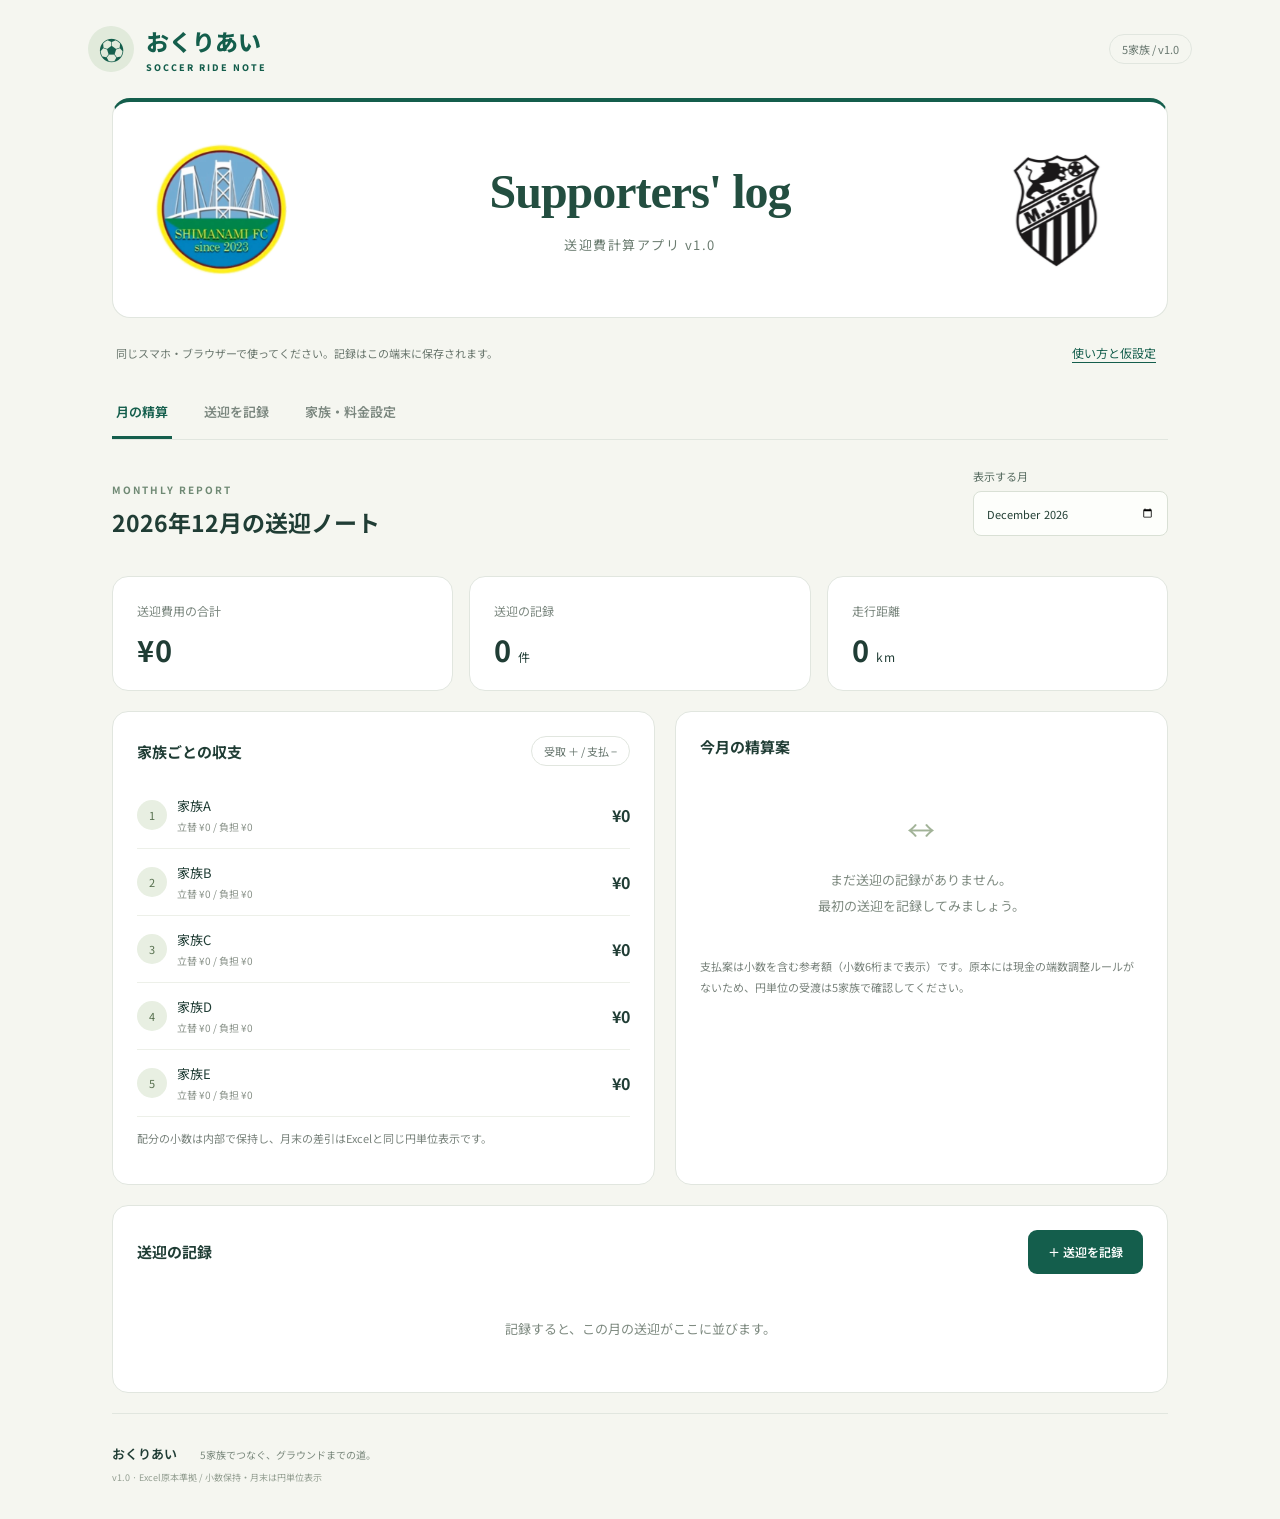
<file: index.html>
<!doctype html>
<html lang="ja"><head><meta charset="utf-8"><meta name="viewport" content="width=device-width, initial-scale=1"><meta name="theme-color" content="#145e4c"><meta name="description" content="5家族のサッカー送迎を記録し、月ごとの費用を精算する個人用アプリ"><title>Supporters' log | 送迎費計算アプリ v1.0</title><link rel="stylesheet" href="style.css"></head>
<body data-app-version="1.0" data-calculation-rule="excel-source-2026"><header><a class="brand" href="#" aria-label="ホーム"><span class="ball">⚽</span><span>おくりあい<small>SOCCER RIDE NOTE</small></span></a><span class="version">5家族 / v1.0</span></header>
<main><section class="intro supporters-hero" aria-labelledby="supporters-title"><div class="club-mark"><img class="shimanami-mark" src="assets/shimanami-fc.png" alt="SHIMANAMI FCのロゴ" width="140" height="140"></div><div class="supporters-title"><h1 id="supporters-title">Supporters' log</h1><p>送迎費計算アプリ v1.0</p></div><div class="club-mark ob-mark"><img src="assets/espoir-ob.png" alt="エスポワール尾道南OB側のエンブレム" width="140" height="140"></div></section>
<div class="notice">同じスマホ・ブラウザーで使ってください。記録はこの端末に保存されます。<button id="helpBtn" class="textbtn">使い方と仮設定</button></div>
<nav aria-label="メインメニュー"><button data-tab="overview" class="active">月の精算</button><button data-tab="entry">送迎を記録</button><button data-tab="settings">家族・料金設定</button></nav>
<section id="overview" class="panel"><div class="sectiontop"><div><span class="eyebrow">MONTHLY REPORT</span><h2 id="reportTitle">今月の送迎ノート</h2></div><label>表示する月<input type="month" id="month"></label></div><div id="stats" class="stats"></div><div class="columns"><article class="card"><div class="cardtop"><h3>家族ごとの収支</h3><span class="tag">受取 ＋ / 支払 −</span></div><div id="balances"></div><p id="calculationNote" class="hint">小数を保持して相殺し、差引はExcelと同じ円単位表示です。</p></article><article class="card"><h3>今月の精算案</h3><div id="transfers"></div><p class="hint">支払案は小数を含む参考額（小数6桁まで表示）です。原本には現金の端数調整ルールがないため、円単位の受渡は5家族で確認してください。</p></article></div><article class="card records"><div class="cardtop"><h3>送迎の記録</h3><button class="primary" id="newBtn">＋ 送迎を記録</button></div><div id="records"></div></article></section>
<section id="entry" class="panel" hidden><div class="sectiontop"><div><span class="eyebrow">NEW RIDE</span><h2 id="formTitle">送迎を記録する</h2><p class="hint">往路・復路それぞれの車と乗車家族を選びます。</p></div></div><form id="rideForm"><article class="card"><div class="grid"><label>日付<input id="date" type="date" required></label><label>活動<select id="kind"><option>練習</option><option>試合</option><option>その他</option></select></label><label>練習場所・会場<input id="venue" required maxlength="80" placeholder="例：市民グラウンド"></label><label>登録した経路から入力<select id="route"><option value="">経路を選ぶ（任意）</option></select></label></div><label>メモ<input id="note" maxlength="200" placeholder="例：帰りは現地解散の家族あり"></label></article><div id="legs" class="columns"></div><article class="savebar"><div><span class="hint">今回の立替合計</span><strong id="previewTotal">¥0</strong><span class="hint">保存時点のガソリン単価で計算</span></div><div><button type="button" id="cancelBtn" class="secondary">キャンセル</button><button type="submit" class="primary">記録を保存</button></div></article></form></section>
<section id="settings" class="panel" hidden><div class="sectiontop"><div><span class="eyebrow">YOUR TEAM</span><h2>家族と料金の設定</h2></div></div><form id="settingsForm"><div class="columns"><article class="card"><h3>5家族の名前</h3><p class="hint">名前は仮設定です。変更すると過去の記録にも反映されます。</p><div id="familyFields"></div></article><article class="card"><h3>計算の設定</h3><label>ガソリン単価（円 / L）<input id="gasPrice" type="number" min="1" max="10000" step="1" required></label><div class="spec"><span>普通車</span><b>10 km / L</b></div><div class="spec"><span>軽自動車</span><b>15 km / L</b></div><p class="hint">Excel料金表の往復額の半額を片道費用に使用し、試合などは片道金額をそのまま入力します。各片道を乗車家族数で均等割りし、小数を保持して月末に合算・相殺します。表示だけ円単位に四捨五入します。担当家族も乗車する場合は選択してください。</p><p class="hint">単価の変更は新規の記録に適用。既存記録の単価は保持します。</p><button class="primary">設定を保存</button></article></div></form><article class="card"><h3>よく使う経路</h3><p class="hint">初期の経路・金額は未登録です。片道分を登録すると往復にコピーされ、入力後にそれぞれ修正できます。</p><form id="routeForm" class="grid"><label>経路・会場名<input id="routeName" required maxlength="80"></label><label>片道距離（km）<input id="routeDistance" type="number" min="0" max="10000" step="0.1" required></label><label>片道高速料金（円）<input id="routeToll" type="number" min="0" max="1000000" step="1" required></label><button class="secondary">経路を追加</button></form><div id="routeList"></div></article><article class="card"><h3>バックアップと端末間の移動</h3><p class="hint">ブラウザーのデータ削除に備えて保存してください。別の端末では同じアプリを開き、このファイルを読み込みます。読み込むと現在のデータを置き換えます。</p><div class="actions"><button id="exportBtn" class="secondary">バックアップを保存</button><button id="importBtn" class="secondary">バックアップを読み込む</button><input id="importFile" type="file" accept=".json,application/json" hidden><button id="demoBtn" class="textbtn">サンプルを追加</button></div></article></section>
<footer>おくりあい <span>5家族でつなぐ、グラウンドまでの道。</span><small>v1.0 · Excel原本準拠 / 小数保持・月末は円単位表示</small></footer></main>
<dialog id="help"><h2>5家族での使い方</h2><ol><li>LINEから開いて利用できます。LINE内の画面とSafari・Chromeでは保存先が異なる場合があるため、同じ端末・同じ開き方で使ってください。</li><li>その月の担当家族が「家族・料金設定」で5家族の名前を登録し、自分のスマホで記録します。</li><li>「送迎を記録」で日付・活動・会場と、往路・復路それぞれを入力します。</li><li>月末に「月の精算」で対象月を選びます。月・合計・5家族の収支が入る位置までスクロールし、画面を撮影してLINEグループに投稿します。</li><li>5家族が了承したら精算し、バックアップを保存します。翌月は次の担当家族が自分のスマホで記録します。</li></ol><p>片道だけなら不要な区間の「この区間を記録」を外します。複数台なら車ごとに記録を分けます。</p><p>片道ごとにExcelの料金区分または片道金額を指定します。表の往復料金を半分にして適用し、試合の手入力はそのまま使います。家族で均等割りした小数を保持して月末に相殺し、表示だけ円単位に四捨五入します。担当家族も乗車する場合は選択してください。</p><p>家族名は家族A〜Eの仮設定です。初期値はガソリン170円/L、普通車10km/L、軽15km/L。ガソリン単価は旧記録の距離計算だけで使用します。料金表や手入力には追加しません。</p><p>月を切り替えても記録は消えません。端末・ブラウザー間の同期はありません。毎月の担当者は同じスマホ・同じブラウザーを使ってください。LINE内のブラウザー、プライベートブラウズ、ブラウザーの保存データ削除、端末故障などで記録が失われる可能性があります。月末と端末変更前にバックアップを保存してください。</p><p>バックアップには過去月・設定も含まれます。復元は現在のデータを置き換え、結合しません。担当交代時のデータ移動は必須ではありません。精算済みの管理や決済はLINEと各家族で行います。</p><p>更新前にバックアップを保存してください。旧記録も配分の小数を保持して再計算するため、収支が変わります。旧記録の料金は自動で料金表に置き換えず「旧料金・要確認」と表示します。編集で原本の料金を確認してください。</p><form method="dialog"><button class="primary">閉じる</button></form></dialog><div id="toast" role="status"></div><script src="core.js?v=excel-source-2026"></script><script src="app.js?v=backup-copy-20261029"></script></body></html>
</file>
<file: style.css>
@import url('https://fonts.googleapis.com/css2?family=Noto+Sans+JP:wght@400;500;600;700;800&display=swap');
:root{font-family:'Noto Sans JP',sans-serif;color:#203d35;background:#f5f6f0;font-synthesis:none;--green:#145e4c;--muted:#728079;--line:#e1e6df}*{box-sizing:border-box}body{margin:0}button,input,select{font:inherit}button{cursor:pointer;border:0}header{max-width:1160px;margin:auto;padding:24px 28px;display:flex;align-items:center;justify-content:space-between}.brand{display:flex;align-items:center;gap:12px;color:var(--green);font-size:23px;font-weight:800;text-decoration:none}.brand small{display:block;letter-spacing:2px;font-size:9px;margin-top:3px}.ball{display:grid;place-items:center;background:#e1eadb;width:46px;height:46px;border-radius:50%;font-size:25px}.version,.tag{font-size:11px;border:1px solid var(--line);padding:6px 12px;border-radius:20px;color:#68776f}main{max-width:1104px;margin:auto;padding:0 24px}.intro{background:var(--green);border-radius:24px;padding:36px 42px;display:flex;justify-content:space-between;align-items:center;color:white;overflow:hidden}.eyebrow{font-size:10px;font-weight:700;letter-spacing:2px;color:#6f8974}.intro .eyebrow{color:#bad48e}h1{font-size:30px;line-height:1.7;letter-spacing:1px;margin:12px 0}p{line-height:1.9}.intro p{font-size:12px;color:#d0e1d6}.pitch{position:relative;width:235px;height:150px;border:1px solid #679283;border-radius:8px;display:flex;justify-content:space-around;align-items:center;transform:rotate(-9deg);margin:0 24px;color:#c8dfab}.pitch:before{content:'';position:absolute;inset:0 50%;border-left:1px solid #679283}.pitch i{position:absolute;border:1px solid #679283;width:65px;height:65px;border-radius:50%}.pitch span{font-size:45px}.pitch b{position:absolute;bottom:-28px;font-size:9px;letter-spacing:3px}.notice{font-size:11px;padding:18px 4px;color:#69766d;display:flex;gap:10px;justify-content:space-between;align-items:center}.textbtn{background:none;color:var(--green);text-decoration:underline;text-underline-offset:4px;padding:8px;font-size:12px}nav{display:flex;border-bottom:1px solid var(--line);gap:28px;margin-bottom:28px}nav button{padding:15px 4px;background:none;color:#7b877f;font-weight:600;font-size:13px;border-bottom:3px solid transparent}nav button.active{color:var(--green);border-color:var(--green)}h2{font-size:23px;margin:6px 0}h3{font-size:15px;margin:0 0 18px}.sectiontop{display:flex;justify-content:space-between;align-items:center;margin-bottom:24px}.sectiontop label{font-size:11px}.stats{display:grid;grid-template-columns:repeat(3,1fr);gap:16px;margin-bottom:20px}.stat{border:1px solid var(--line);background:#fff;padding:20px 24px;border-radius:16px}.stat span{font-size:12px;color:#7b877f}.stat strong{display:block;font-size:29px;margin-top:7px;letter-spacing:1px}.stat small{font-size:12px;font-weight:400;margin-left:6px}.columns{display:grid;grid-template-columns:1.1fr 1fr;gap:20px}.card{border:1px solid var(--line);border-radius:16px;background:#fff;padding:24px;margin-bottom:20px;min-width:0}.cardtop{display:flex;justify-content:space-between;align-items:center;gap:10px;margin-bottom:16px}.cardtop h3{margin:0}.hint{font-size:11px;color:#78827b;line-height:1.9}.familyrow{display:grid;grid-template-columns:1fr auto;gap:10px;border-bottom:1px solid #edf0e9;padding:14px 0;align-items:center}.familyname{display:flex;gap:10px;align-items:center;font-size:13px}.avatar{width:30px;height:30px;display:grid;place-items:center;border-radius:50%;font-size:11px;background:#e8efe2;color:#57704f}.familyrow small{font-size:10px;display:block;color:#879087;margin-top:4px}.positive{color:#177458}.negative{color:#a2623a}.transfer{background:#f5f7f0;padding:14px;border-radius:10px;font-size:12px;margin:12px 0;display:flex;justify-content:space-between;gap:10px}.transfer b{white-space:nowrap}.empty{padding:26px 8px;text-align:center;color:#7e8a80;font-size:13px;line-height:2}.empty .emptyicon{font-size:28px;display:block;color:#a2b398;margin-bottom:10px}.primary,.secondary{padding:12px 20px;border-radius:9px;font-size:12px;font-weight:600;min-height:44px}.primary{background:var(--green);color:white}.secondary{background:#edf1e7;color:var(--green);border:1px solid #dce4d5}.primary:hover{background:#0e493a}.grid{display:grid;grid-template-columns:repeat(2,1fr);gap:16px}label{display:block;font-size:12px;color:#596d62;margin-bottom:16px}input:not([type=checkbox]),select{width:100%;border:1px solid #d9e0d5;border-radius:8px;background:#fdfefb;padding:12px;color:#213e33;min-height:45px;margin-top:7px}input:focus,select:focus{outline:2px solid #83a986;outline-offset:1px}.check{display:flex;align-items:center;gap:9px;margin:0;font-size:13px;cursor:pointer}.check input{accent-color:var(--green);width:19px;height:19px}.riders{display:flex;flex-wrap:wrap;gap:9px;margin:10px 0 20px}.rider{border:1px solid var(--line);padding:10px 12px;border-radius:8px;display:flex;gap:6px;align-items:center;margin:0;font-size:12px}.rider:has(input:checked){background:#edf4e5;border-color:#8ba579}.rider input{accent-color:var(--green)}.legresult{border-top:1px dashed #d8e1d1;padding-top:15px;font-size:13px;line-height:1.9}.legresult strong{font-size:22px;float:right}.legresult small{display:block;font-size:11px;color:#7a867a;clear:both}.savebar{display:flex;justify-content:space-between;gap:16px;background:#e9efdf;border-radius:14px;padding:22px;align-items:center;margin-bottom:20px}.savebar strong{font-size:26px;display:block}.savebar .hint{display:block}.savebar button{margin-left:8px}.spec{padding:16px 0;border-bottom:1px solid var(--line);display:flex;justify-content:space-between;font-size:13px}.actions{display:flex;gap:12px;flex-wrap:wrap}.record{padding:18px 0;border-top:1px solid var(--line)}.recordhead{display:flex;justify-content:space-between;gap:12px;align-items:center}.recordhead h4{margin:0;font-size:14px}.recordhead p{margin:4px 0;font-size:11px;color:#768274}.recordlegs{font-size:12px;color:#536a5d;line-height:2;margin-top:10px}.recordactions{display:flex;gap:8px}.recordactions button{background:#f0f3eb;border-radius:6px;padding:8px;color:#516a58;font-size:11px;min-height:38px}.routeitem{display:flex;justify-content:space-between;font-size:12px;padding:14px 0;border-bottom:1px solid var(--line);align-items:center;gap:12px}footer{padding:30px 0 35px;border-top:1px solid var(--line);font-size:13px;font-weight:600;margin-top:20px}footer span{font-weight:400;font-size:10px;color:#7a887c;margin-left:20px}footer small{display:block;font-size:9px;color:#939e91;font-weight:400;margin-top:8px}dialog{border:0;border-radius:18px;max-width:560px;width:calc(100% - 36px);padding:28px;color:#2d483a}dialog::backdrop{background:#12372988}dialog p,dialog li{font-size:13px;line-height:2}#toast{position:fixed;bottom:28px;left:50%;transform:translateX(-50%);background:#233e33;color:white;border-radius:10px;padding:13px 22px;box-shadow:0 6px 28px #0002;display:none;font-size:13px;max-width:90%;z-index:20}[hidden]{display:none!important}@media(max-width:700px){header{padding:18px}.brand{font-size:20px}.version{font-size:9px;padding:5px 8px}main{padding:0 16px}.intro{padding:26px 24px;border-radius:18px}h1{font-size:23px}.intro p{font-size:11px}.pitch{display:none}.notice{align-items:flex-start;font-size:10px;line-height:1.8}.notice button{min-width:100px;padding-top:0}nav{gap:18px;margin-bottom:22px}nav button{font-size:12px}.stats{gap:8px}.stat{padding:15px 10px;border-radius:12px}.stat span{font-size:10px}.stat strong{font-size:22px}.stat small{font-size:10px}.columns{grid-template-columns:1fr;gap:0}.card{padding:20px}.sectiontop{gap:14px}h2{font-size:20px}.sectiontop label{max-width:150px}.tag{font-size:9px;padding:5px 7px}.grid{gap:12px}.savebar{align-items:stretch;flex-direction:column}.savebar>div:last-child{display:flex}.savebar button{flex:1;margin:0}.savebar button+button{margin-left:8px}.recordhead{align-items:flex-start}.recordactions{flex-shrink:0}.cardtop .primary{padding:10px 12px}footer span{display:block;margin:6px 0}.routeitem{align-items:flex-start}.actions button{width:100%}}

/* Header-only revision: keep all application and navigation styles unchanged. */
.intro.supporters-hero{display:grid;grid-template-columns:140px minmax(0,1fr) 140px;align-items:center;gap:28px;background:#fff;color:#203d35;border:1px solid #e1e6df;border-top:4px solid #145e4c;border-radius:18px;padding:30px 38px;min-height:220px}
.supporters-hero .club-mark{display:flex;align-items:center;justify-content:center;overflow:hidden;border-radius:50%;width:140px;height:140px;background:#fff}
.supporters-hero .club-mark img{display:block;width:100%;height:100%;object-fit:contain}
.supporters-hero .shimanami-mark{clip-path:circle(47% at 50% 50%)}
.supporters-hero .ob-mark img{transform:scale(1.5)}
.supporters-hero .supporters-title{text-align:center;min-width:0}
.supporters-hero h1{font-family:Georgia,'Times New Roman',serif;font-size:clamp(28px,4.4vw,48px);font-weight:700;line-height:1.2;letter-spacing:-1px;margin:0;white-space:nowrap;color:#234e40}
.supporters-hero .supporters-title p{font-size:13px;line-height:1.6;letter-spacing:1.5px;color:#6b7c70;margin:14px 0 0}
@media(max-width:700px){.intro.supporters-hero{grid-template-columns:64px minmax(0,1fr) 64px;gap:8px;padding:24px 12px;min-height:150px;border-radius:14px}.supporters-hero .club-mark{width:64px;height:64px}.supporters-hero h1{font-size:clamp(18px,5.2vw,30px);letter-spacing:-.6px}.supporters-hero .supporters-title p{font-size:10px;letter-spacing:.2px;margin-top:9px}}
@media(max-width:359px){.intro.supporters-hero{grid-template-columns:50px minmax(0,1fr) 50px;gap:6px;padding:22px 9px}.supporters-hero .club-mark{width:50px;height:50px}.supporters-hero h1{font-size:18px}.supporters-hero .supporters-title p{font-size:9px;letter-spacing:0}}
/* Avoid automatic input zoom on mobile browsers without changing the layout. */
@media(max-width:700px){input:not([type=checkbox]),select{font-size:16px}}
.familyname{min-width:0}.familyname>div{min-width:0;overflow-wrap:anywhere}
</file>
